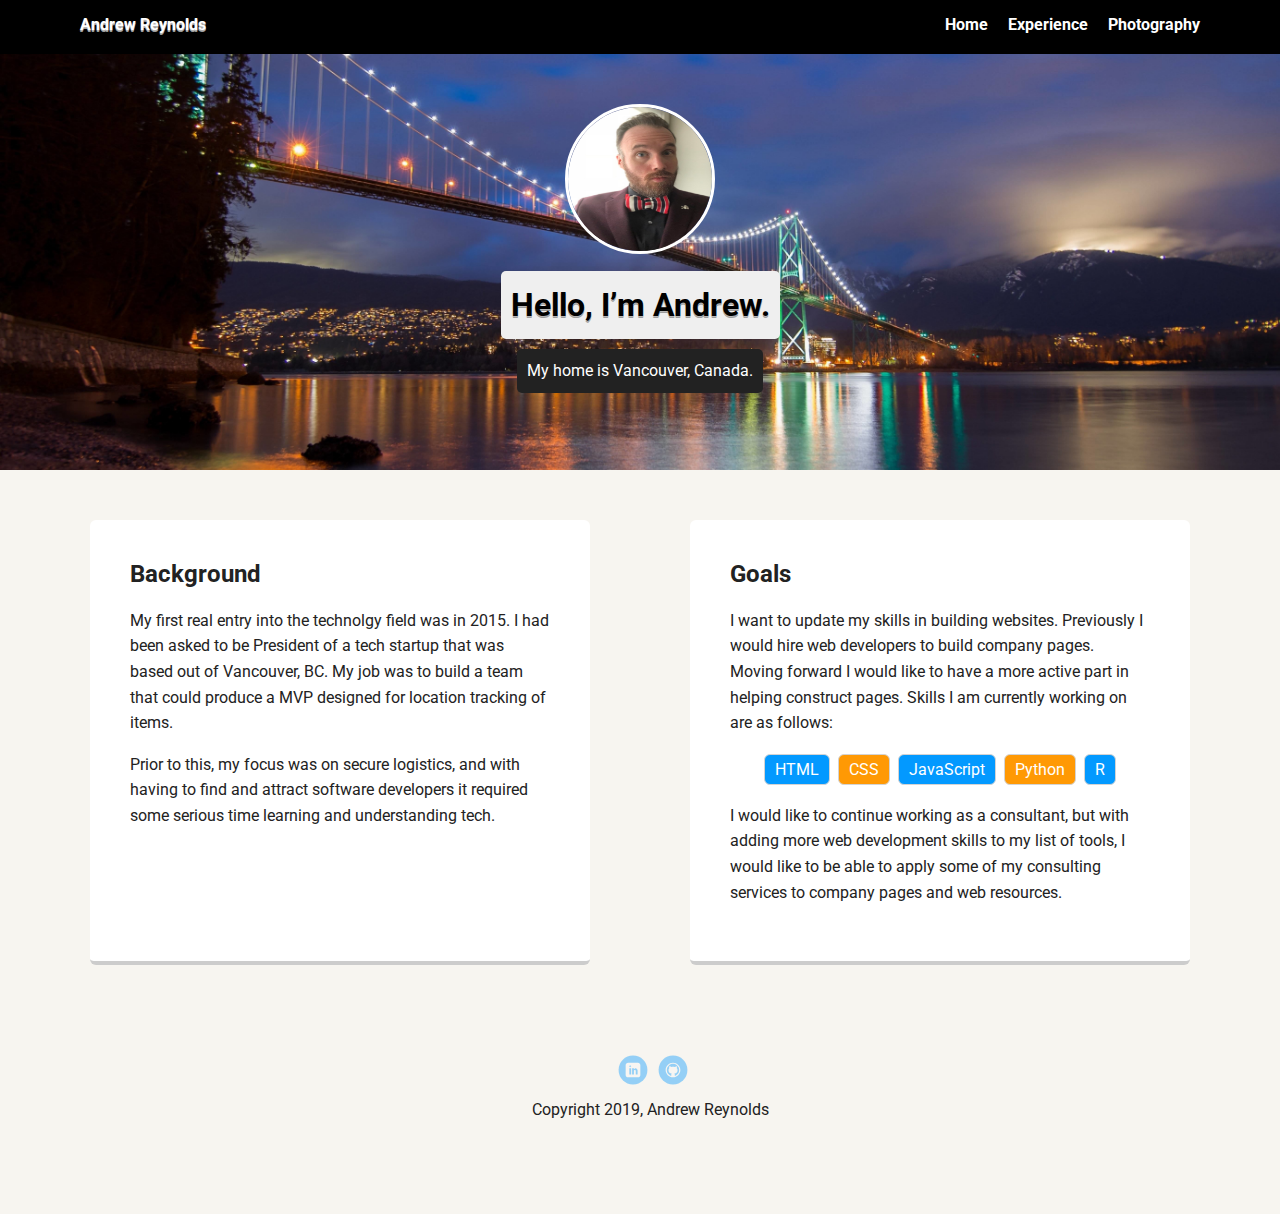
<file: index.html>
<!doctype html>
<html lang="en">
<head>
  <meta charset="utf-8">
  <title>Andrew Reynolds' Profile</title>
  <meta name="viewport" content="width=device-width, initial-scale=1.0">
  <link rel="stylesheet" href="styles.css">
  <link href="https://fonts.googleapis.com/css?family=Muli%7CRoboto:400,300,500,700,900" rel="stylesheet"></head>
  <body>

    <nav class="main-nav">
        <ul class="nav">
          <li class="name">Andrew Reynolds</li>
          <li><a href="index.html">Home</a></li>
          <li><a href="experience.html">Experience</a></li>
          <li><a href="photography.html">Photography</a></li>
        </ul>
      </nav>

    <header>
      <img class="profile-image" src="images/profileimg.jpg" alt="profile image of Andrew Reynolds">
      <h1 class="tag name">Hello, I’m Andrew.</h1>
      <p class="tag location">My home is Vancouver, Canada.</p>
    </header>
    
    <main class="flex">
      <section class="card">
        <h2>Background</h2>
        <p> My first real entry into the technolgy field was in 2015. I had been asked to be President of a tech startup that was based out of Vancouver, BC. My job was to build a team that could produce a MVP designed for location tracking of items. </p>
        <p>Prior to this, my focus was on secure logistics, and with having to find and attract software developers it required some serious time learning and understanding tech. </p>
      </section> 

      <section class="card">
        <h2>Goals</h2>
        <p>I want to update my skills in building websites. Previously I would hire web developers to build company pages. Moving forward I would like to have a more active part in helping construct pages. Skills I am currently working on are as follows:</p>
        <ul class="skills">
          <li>HTML</li>
          <li>CSS</li>
          <li>JavaScript</li>
          <li>Python</li>
          <li>R</li>
        </ul>
        <p>I would like to continue working as a consultant, but with adding more web development skills to my list of tools, I would like to be able to apply some of my consulting services to company pages and web resources. </p>
      </section> 

    </main>
    <footer>
      <ul>
        <li><a href="https://www.linkedin.com/in/nearablecorp/" class="social linkedin">LinkedIn</a></li>
        <li><a href="https://github.com/andrewrey" class="social github">Github</a></li>
      </ul>
      <p class="copyright">Copyright 2019, Andrew Reynolds</p>
    </footer>
  </body>
  </html>
</file>
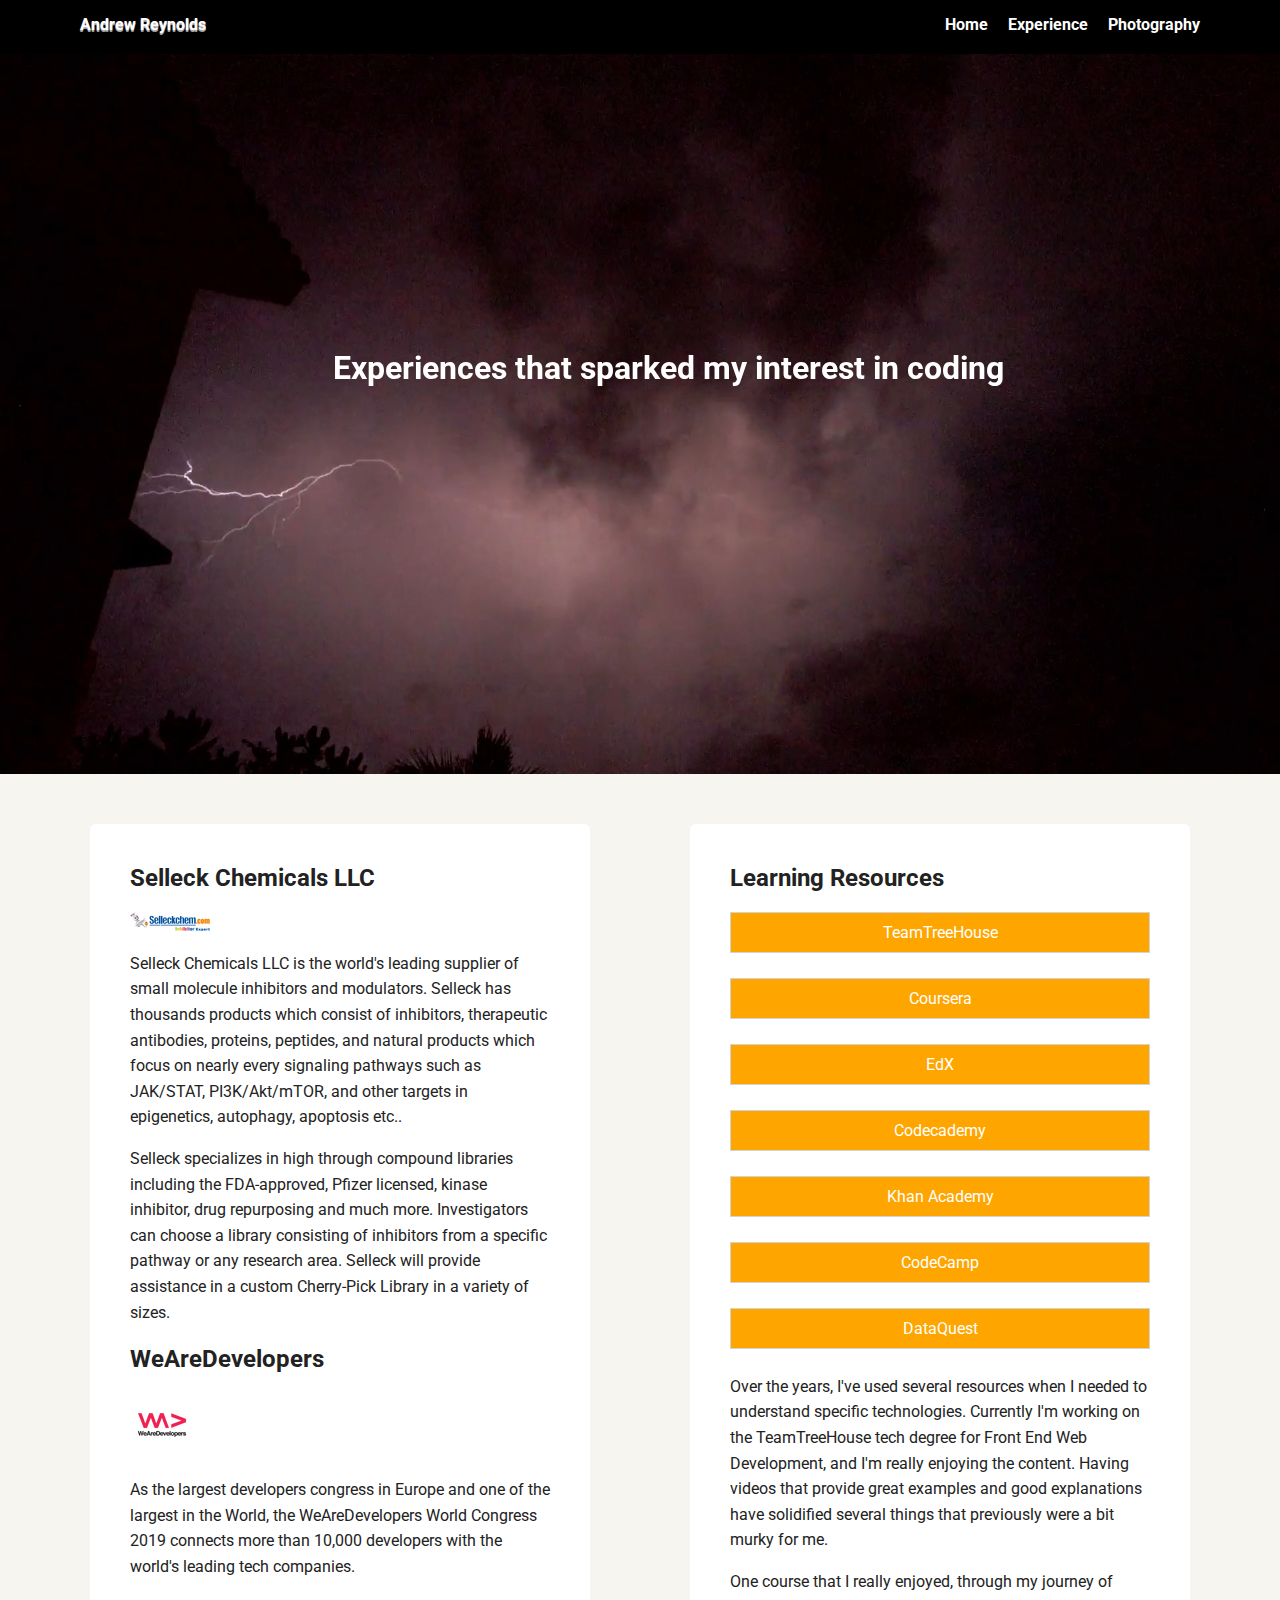
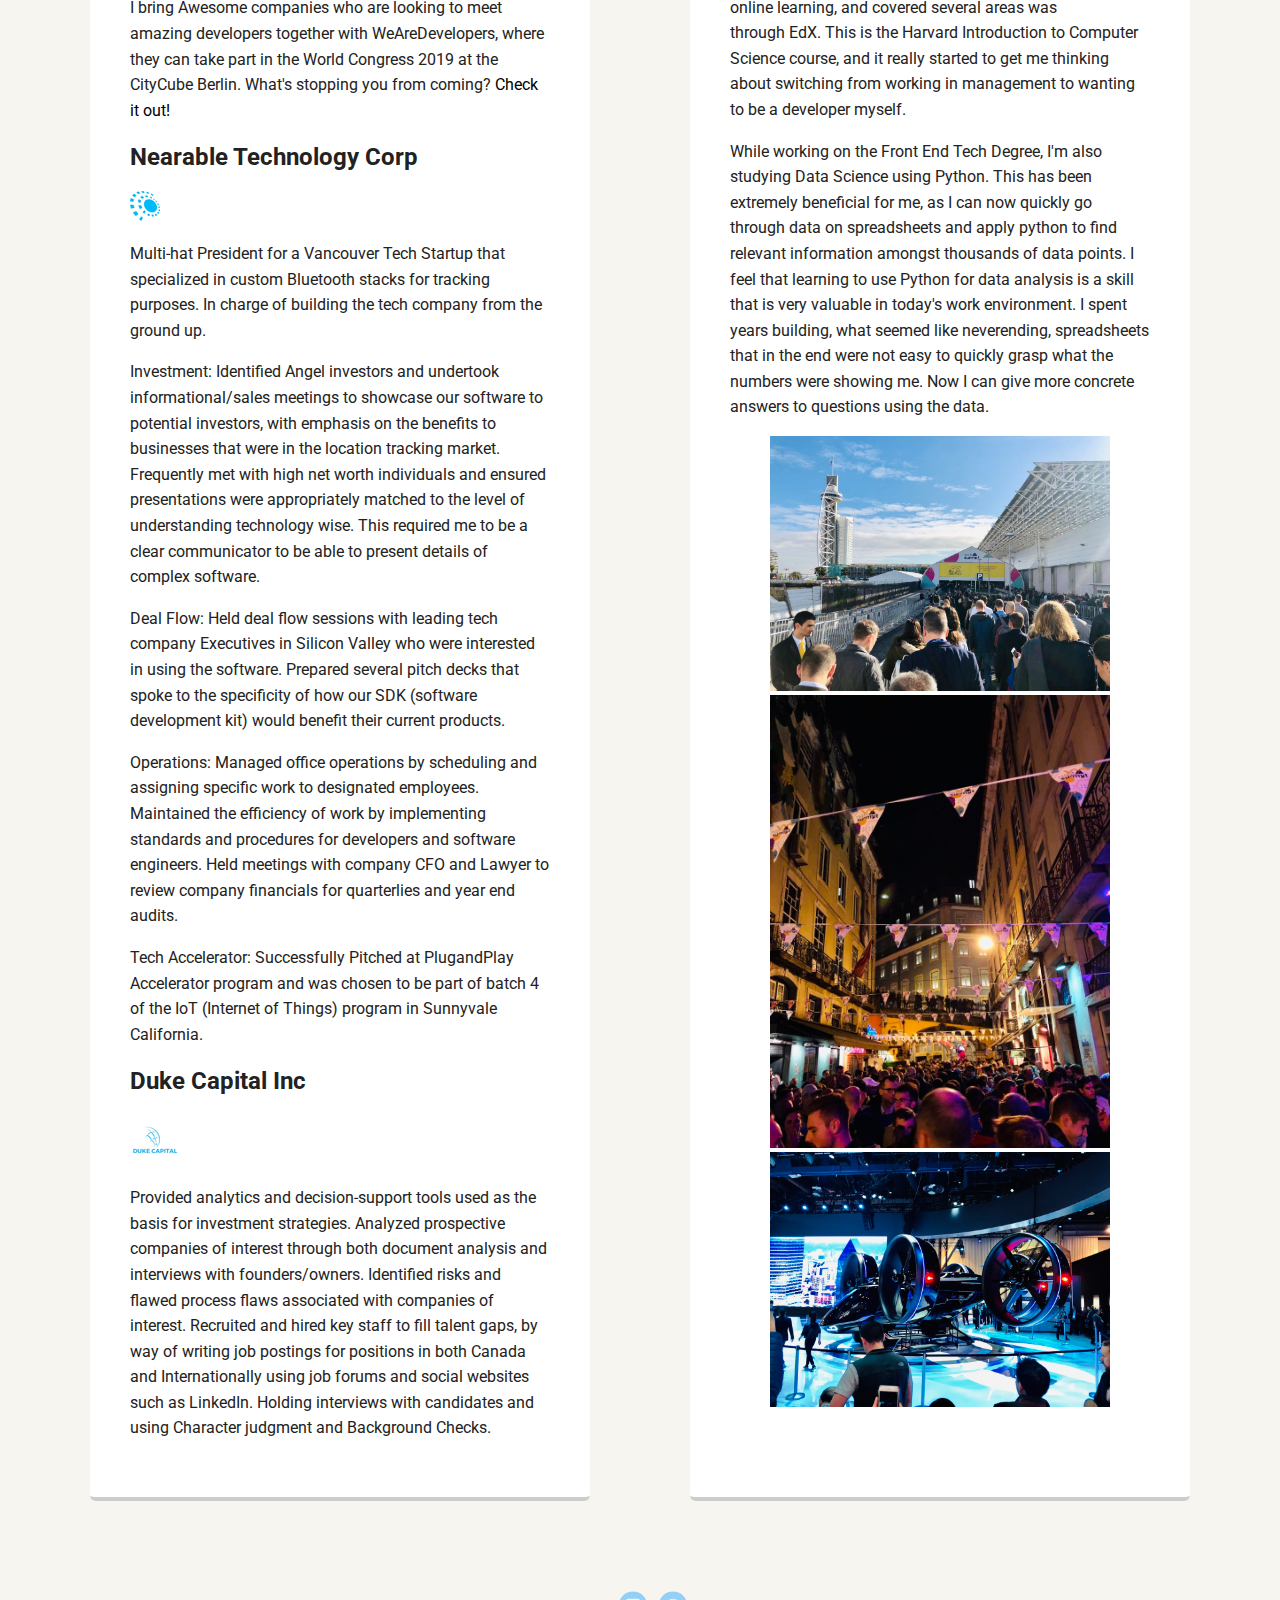
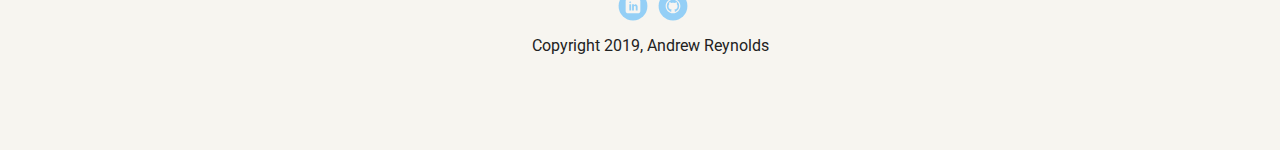
<file: experience.html>
<!DOCTYPE html>
<html lang="en">
<head>
    <meta charset="UTF-8">
    <meta name="viewport" content="width=device-width, initial-scale=1.0">
    <meta http-equiv="X-UA-Compatible" content="ie=edge">
    <title>Andrew's Experience</title>
    <link rel="stylesheet" href="styles.css">
    <link href="https://fonts.googleapis.com/css?family=Muli%7CRoboto:400,300,500,700,900" rel="stylesheet">
</head>

<body>
    <nav class="main-nav">
        <ul class="nav">
            <li class="name">Andrew Reynolds</li>
            <li><a href="index.html">Home</a></li>
            <li><a href="experience.html">Experience</a></li>
            <li><a href="photography.html">Photography</a></li>
        </ul>
    </nav>

    <div class="video-background">
      <video class="vid" autoplay loop muted poster="video/postershot.png">
        <source src="video/lightning.mp4">
          Your browser does not support the video tag.
      </video>
      <h1 class="vid-banner-text">Experiences that sparked my interest in coding</h1>
    </div>



    <main class="flex">
      <section class="card">
        <h2>Selleck Chemicals LLC</h2>
        <img src="images/rsz_selleck_logo.png" alt="Selleck company logo">
        <p> Selleck Chemicals LLC is the world's leading supplier of small molecule inhibitors and modulators. Selleck has thousands products which consist of inhibitors, therapeutic antibodies, proteins, peptides, and natural products which focus on nearly every signaling pathways such as JAK/STAT, PI3K/Akt/mTOR, and other targets in epigenetics, autophagy, apoptosis etc..</p>
        <p>Selleck specializes in high through compound libraries including the FDA-approved, Pfizer licensed, kinase inhibitor, drug repurposing and much more. Investigators can choose a library consisting of inhibitors from a specific pathway or any research area. Selleck will provide assistance in a custom Cherry-Pick Library in a variety of sizes.</p>
        <h2>WeAreDevelopers</h2>
        <img src="images/rsz_wad-logo.png" alt="WeAreDevelopers company logo">
        <p>As the largest developers congress in Europe and one of the largest in
            the World, the WeAreDevelopers World Congress 2019 connects more
            than 10,000 developers with the world's leading tech companies.</p>
        <p>I bring Awesome companies who are looking to meet amazing developers together with WeAreDevelopers, where they can take part in the World Congress 2019 at the CityCube Berlin.
            What's stopping you from coming? <a class="wad" href="https://www.wearedevelopers.com/world-congress/" target="_blank">Check it out!</a></p>
        <h2>Nearable Technology Corp</h2>
        <img src="images/rsz_logo-nearable.png" alt="Nearable company logo" class="company-logo">
        <p>Multi-hat President for a Vancouver Tech Startup that specialized in custom Bluetooth stacks for tracking purposes. In charge of building the tech company from the ground up.</p>
        <p>Investment: Identified Angel investors and undertook informational/sales meetings to showcase our software to potential investors, with emphasis on the benefits to businesses that were in the location tracking market. Frequently met with high net worth individuals and ensured presentations were appropriately matched to the level of understanding technology wise. This required me to be a clear communicator to be able to present details of complex software.</p>
        <p>Deal Flow: Held deal flow sessions with leading tech company Executives in Silicon Valley who were interested in using the software. Prepared several pitch decks that spoke to the specificity of how our SDK (software development kit) would benefit their current products.</p>
        <p>Operations: Managed office operations by scheduling and assigning specific work to designated employees. Maintained the efficiency of work by implementing standards and procedures for developers and software engineers. Held meetings with company CFO and Lawyer to review company financials for quarterlies and year end audits.</p>
        <p>Tech Accelerator: Successfully Pitched at PlugandPlay Accelerator program and was chosen to be part of batch 4 of the IoT (Internet of Things) program in Sunnyvale California.</p>
        <h2>Duke Capital Inc</h2>
        <img src="images/rsz_3duke-logo.png" alt="Duke Capital Inc company logo">
        <p>Provided analytics and decision-support tools used as the basis for investment strategies. Analyzed prospective companies of interest through both document analysis and interviews with founders/owners. Identified risks and flawed process flaws associated with companies of interest. Recruited and hired key staff to fill talent gaps, by way of writing job postings for positions in both Canada and Internationally using job forums and social websites such as LinkedIn. Holding interviews with candidates and using Character judgment and Background Checks.</p>
      </section> 
      <section class="card">
        <h2>Learning Resources</h2>
        <ul class="learning">
          <li><a href="https://teamtreehouse.com/" target="_blank">TeamTreeHouse</a></li>
          <li><a href="https://www.coursera.org/" target="_blank">Coursera</a></li>
          <li><a href="https://www.edx.org/" target="_blank">EdX</a></li>
          <li><a href="https://www.codecademy.com/" target="_blank">Codecademy</a></li>
          <li><a href="https://www.khanacademy.org/" target="_blank">Khan Academy</a></li>
          <li><a href="https://www.datacamp.com/" target="_blank">CodeCamp</a></li>
          <li><a href="https://www.dataquest.io/" target="_blank">DataQuest</a></li>
        </ul>
        <p>Over the years, I've used several resources when I needed to understand specific technologies. Currently I'm working on the TeamTreeHouse tech degree for Front End Web Development, and I'm really enjoying the content. Having videos that provide great examples and good explanations have solidified several things that previously were a bit murky for me.</p>
        <p> One course that I really enjoyed, through my journey of online learning, and covered several areas was <a href="https://www.edx.org/course/cs50s-introduction-to-computer-science" target="_blank">CS50</a> through EdX. This is the Harvard Introduction to Computer Science course, and it really started to get me thinking about switching from working in management to wanting to be a developer myself.</p>
        <p>While working on the Front End Tech Degree, I'm also studying Data Science using Python. This has been extremely beneficial for me, as I can now quickly go through data on spreadsheets and apply python to find relevant information amongst thousands of data points. I feel that learning to use Python for data analysis is a skill that is very valuable in today's work environment. I spent years building, what seemed like neverending, spreadsheets that in the end were not easy to quickly grasp what the numbers were showing me. Now I can give more concrete answers to questions using the data. </p>
        <figure>
          <img class="summit" src="images/websummit.jpg" alt="photo of being inline at websummit 2018">
          <img class="summit" src="images/summit2.jpg" alt="websummit party 2018">
          <img class="summit" src="images/ces2019.jpg" alt="Bell display at CES 2019">
        </figure>
      </section>

    </main>
    <footer>
      <ul>
        <li><a href="https://www.linkedin.com/in/nearablecorp/" class="social linkedin">LinkedIn</a></li>
        <li><a href="https://github.com/andrewrey" class="social github">Github</a></li>
      </ul>
      <p class="copyright">Copyright 2019, Andrew Reynolds</p>
    </footer>        
</body>
</html>
</file>
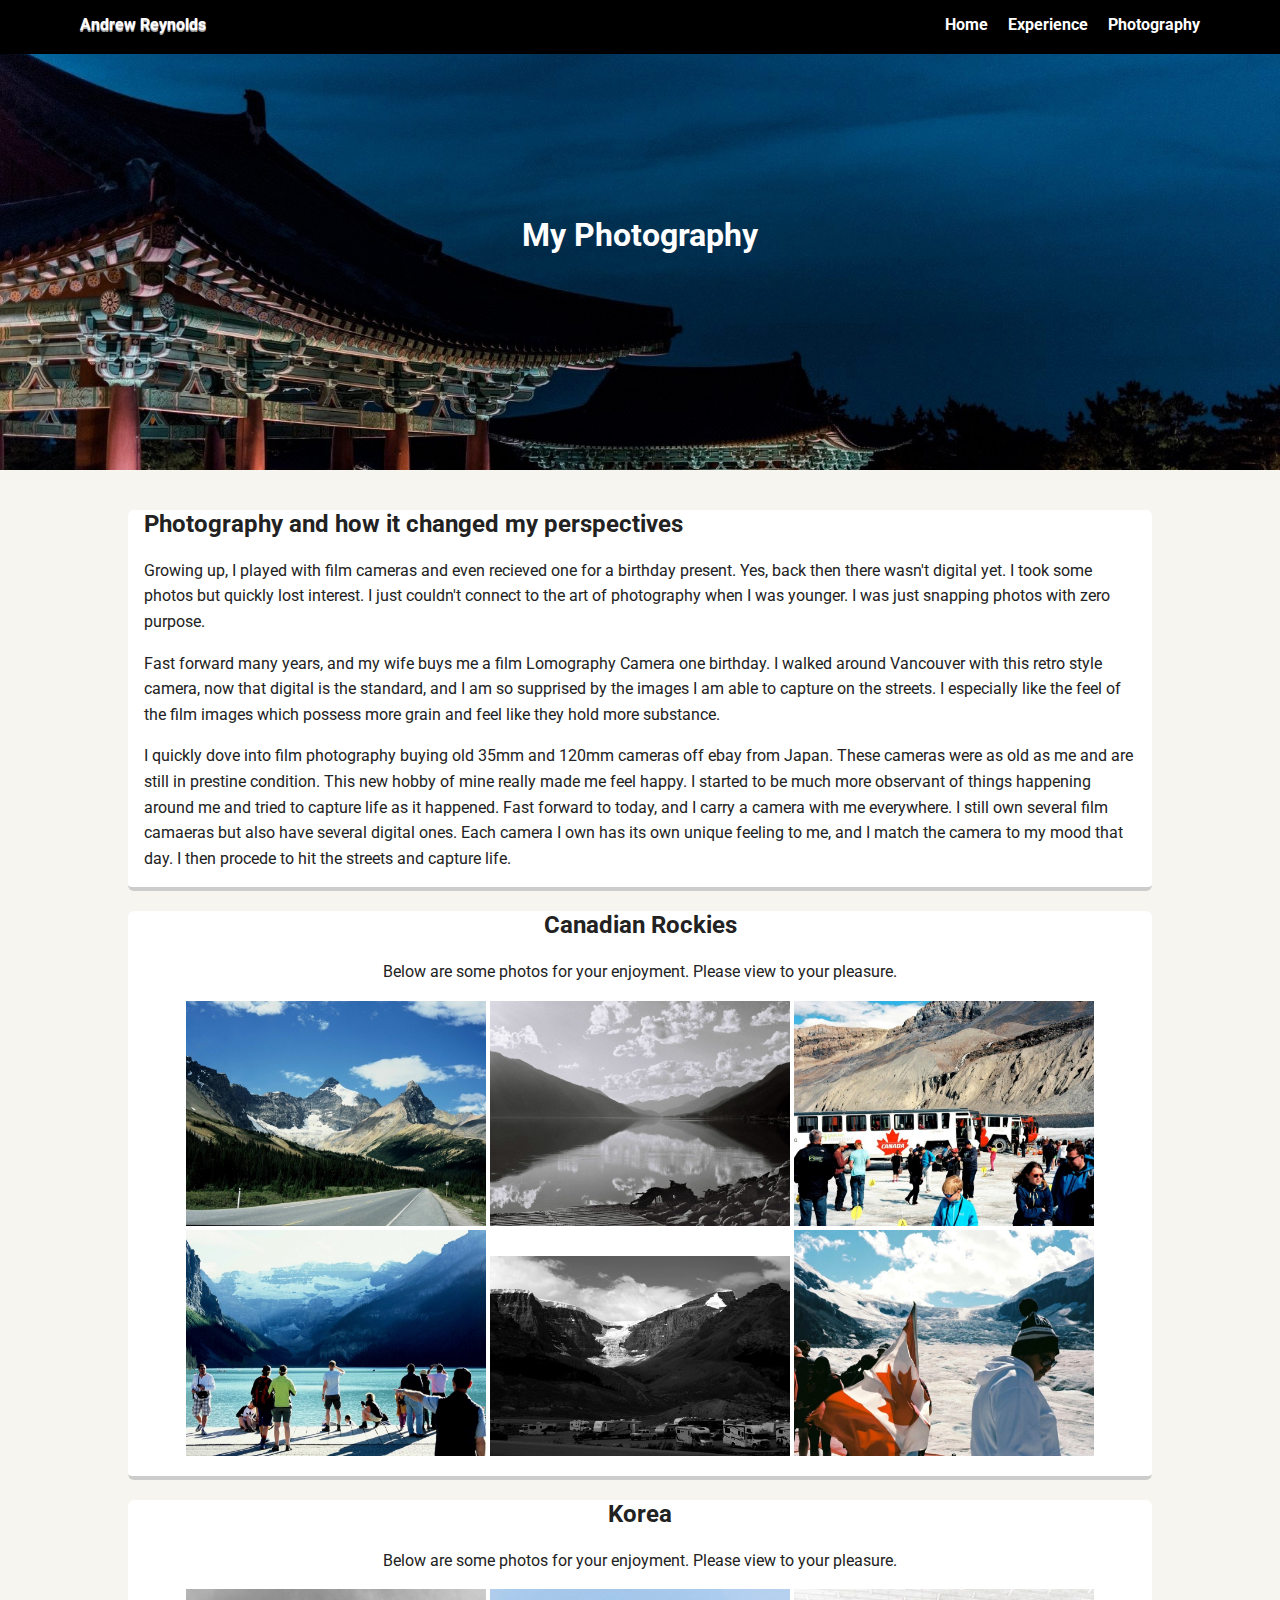
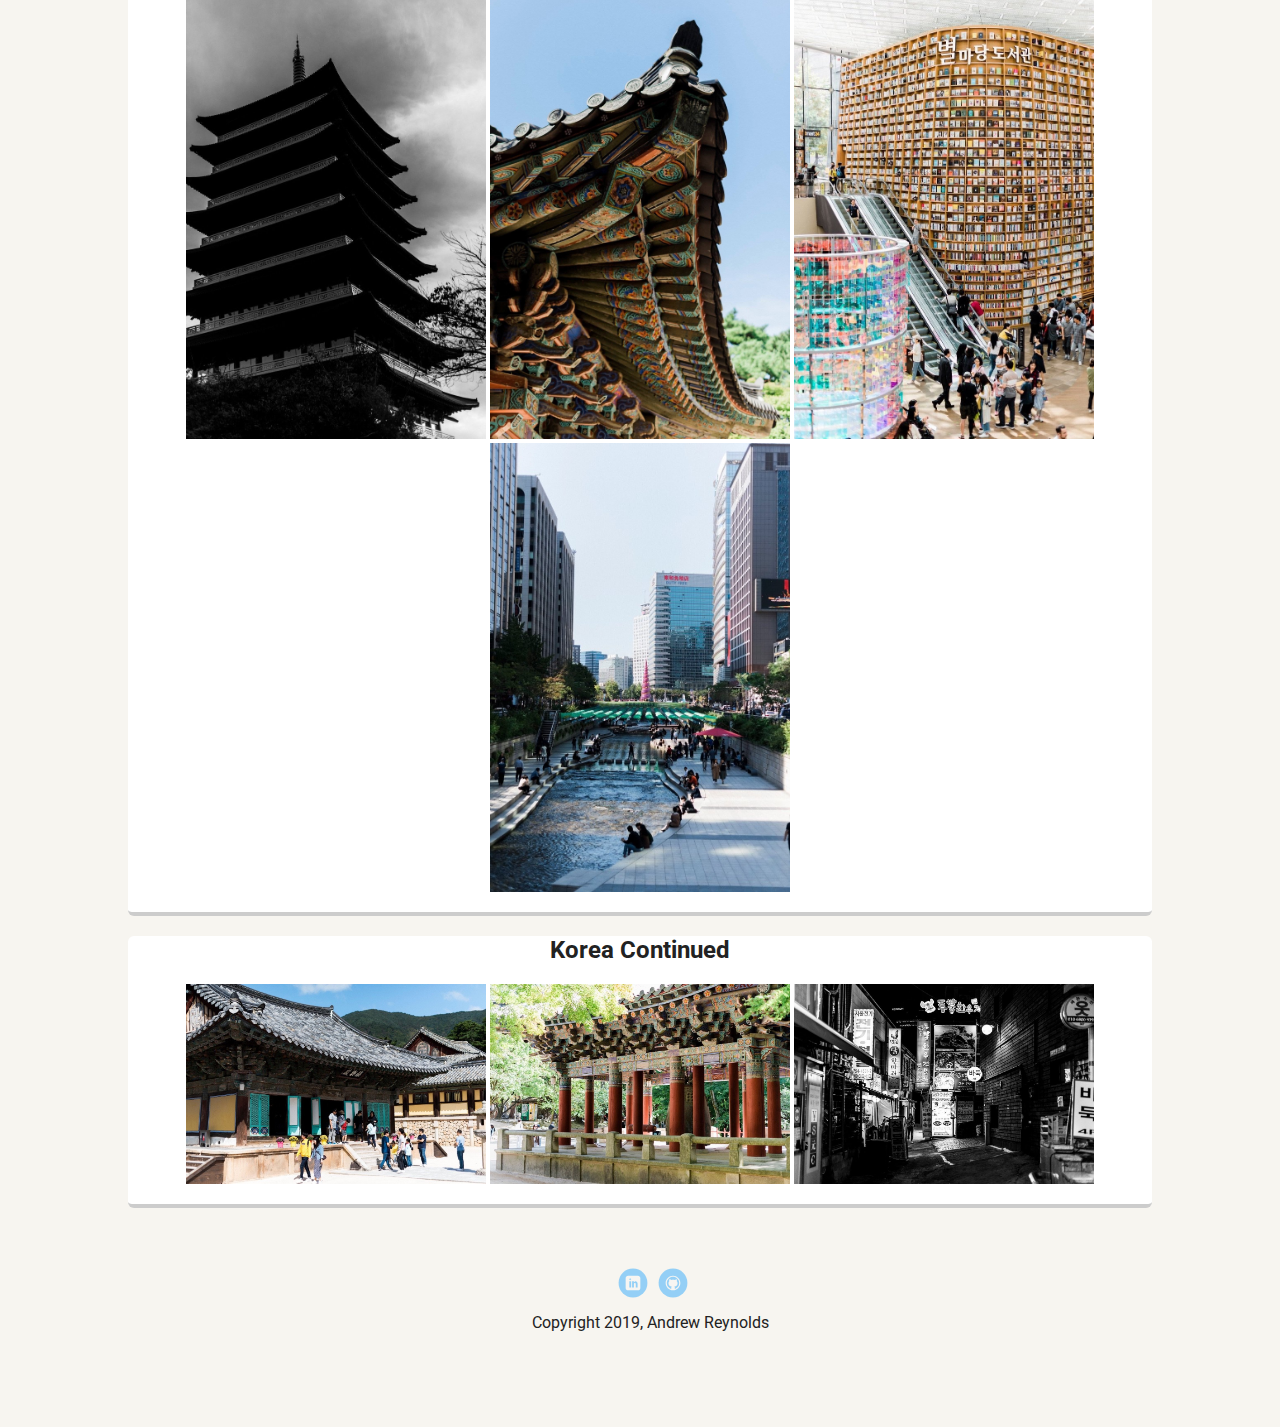
<file: photography.html>
<!DOCTYPE html>
<html lang="en">
<head>
    <meta charset="UTF-8">
    <meta name="viewport" content="width=device-width, initial-scale=1.0">
    <meta http-equiv="X-UA-Compatible" content="ie=edge">
    <title>Andrew's Photography</title>
    <link rel="stylesheet" href="styles.css">
    <link href="https://fonts.googleapis.com/css?family=Muli%7CRoboto:400,300,500,700,900" rel="stylesheet">
  </head>


<body>
  <nav class="main-nav">
        <ul class="nav">
          <li class="name">Andrew Reynolds</li>
          <li><a href="index.html">Home</a></li>
          <li><a href="experience.html">Experience</a></li>
          <li><a href="photography.html">Photography</a></li>
        </ul>
    </nav> 

    <header class="photography-banner">
      <h1>My Photography</h1>
    </header>
    
    <main class="container">
        <section class="photo-card intro">
          <h2>Photography and how it changed my perspectives</h2>
          <p>Growing up, I played with film cameras and even recieved one for a birthday present. Yes, back then there wasn't digital yet. I took some photos but quickly lost interest. I just couldn't connect to the art of photography when I was younger. I was just snapping photos with zero purpose.</p>
          <p>Fast forward many years, and my wife buys me a film Lomography Camera one birthday. I walked around Vancouver with this retro style camera, now that digital is the standard, and I am so supprised by the images I am able to capture on the streets. I especially like the feel of the film images which possess more grain and feel like they hold more substance.</p>
          <p> I quickly dove into film photography buying old 35mm and 120mm cameras off ebay from Japan. These cameras were as old as me and are still in prestine condition. This new hobby of mine really made me feel happy. I started to be much more observant of things happening around me and tried to capture life as it happened. Fast forward to today, and I carry a camera with me everywhere. I still own several film camaeras but also have several digital ones. Each camera I own has its own unique feeling to me, and I match the camera to my mood that day. I then procede to hit the streets and capture life.</p>
        </section> 
  
        <section class="photo-card">
          <h2>Canadian Rockies</h2>
          <p>Below are some photos for your enjoyment. Please view to your pleasure.</p>
          <figure class="images">
            <img src="images/Rockies1.jpg" alt="Canadian Rocky Mountains">
            <img src="images/Rockies2.jpg" alt="black and white image of lake in the rockies">
            <img src="images/Rockies3.jpg" alt="Picture of Glacier bus at top of glacier">
            <img src="images/Rockies4.jpg" alt="Picture of Moraine lake">
            <img src="images/Rockies5.jpg" alt="black and white image of glacier in canadian rockies">
            <img src="images/Rockies6.jpg" alt="image of canadian flag ontop of glacier in rockies">
          </figure>
        </section>
        
        <section class="photo-card">
          <h2>Korea</h2>
          <p>Below are some photos for your enjoyment. Please view to your pleasure.</p>
          <figure class="images">
            <img src="images/Korea1.jpg" alt="photo of tower in Gyeongju">
            <img src="images/Korea2.jpg"  alt="corner of temple roof">
            <img src="images/Korea5.jpg" alt="libary in Seoul Korea">
            <img src="images/Korea7.jpg" alt="nigh scene in Seoul Korea">
          </figure>
        </section>
        <section class="photo-card">
          <h2>Korea Continued</h2>
          <figure class="images">
            <img src="images/Korea3.jpg" alt="Temple in Gyeongju">
            <img src="images/Korea4.jpg" alt="Temple Gong Bell in Gyeongju">
            <img src="images/Korea6.jpg" alt="Night scene of street in Seoul">
          </figure>
        </section> 
  
      </main>
      <footer>
        <ul>
          <li><a href="https://www.linkedin.com/in/nearablecorp/" class="social linkedin">LinkedIn</a></li>
          <li><a href="https://github.com/andrewrey" class="social github">Github</a></li>
        </ul>
        <p class="copyright">Copyright 2019, Andrew Reynolds</p>
      </footer>
</body>
</html>
</file>
<file: styles.css>
/* Global Layout Set-up */
* { 
  box-sizing: border-box;
}
  
body {
  margin: 0;
  padding: 0;
  text-align: center;
  font-family: 'Roboto', sans-serif;
  color: #222;
  background: #f7f5f0;
}
/* Link Styles */

a {
  text-decoration: none;
  color: white;
}

a:visited {
  color: white;
}
a:hover {
  color: #6633ff;
}


/* Section Styles */

.vid {
  display: block;
  width: 100%;
  height: auto; 
}
.vid-banner-text{
 color: white;
 position: absolute;
 top: 50%; 
 left: 50%;
 margin-left: -306.78px;
 margin-top: -38px;
}

.video-background{
  position: relative;
  padding-top: 54px;
}
.main-nav {
  width: 100%;
  background: black;
  min-height: 30px;
  padding: 10px;
  position: fixed;
  text-align: center;
  z-index: 1000;
}
.nav {
  display: flex;
  justify-content: space-around;
  font-weight: 700;
  list-style-type: none;
  margin: 0 auto;
  padding: 0;
}

.nav .name {
    display: block;
    margin-right: auto;
    color: white;
}


.name {
  text-shadow: 0 1px 1px #bbb,
  0 2px 0 #999;
  transition: all 1s;
}

.name:hover {
  text-shadow: 0 3px 0 #888, 
  0 4px 0 #777, 
  0 5px 0 #666, 
  0 6px 0 #555, 
  0 7px 0 #444, 
  0 8px 0 #333, 
  0 9px 7px #302314;
}
.nav li {
  padding: 5px 10px 10px 10px;
}
.nav a {
  transition: all .5s;
}
.nav a:hover {
  color: white
}

.photography-banner {
  padding-top: 54px;
  background: url('images/rsz_img_0024.jpg');
  background-size: cover;
  min-height: 470px;
  position: relative;
  
}

.photography-banner h1 {
  color: white;
  display: inline-block;
  position: absolute;
  top: 50%;
  left: 50%;
  margin-top: -24px;
  margin-left: -117.875px;
}

header {
  text-align: center;
  background: url('images/lions-gate.jpg') no-repeat top center ;
  background-size: cover;
  overflow: hidden;
  padding-top: 54px;
}
header {
  line-height: 1.5;
}
header .profile-image {
  margin-top: 50px;
  width: 150px;
  height: 150px;
  border-radius: 50%;
  border: 3px solid white;
  transition: all .5s;
  display: inline-block;
}
header .profile-image:hover {
  transform: scale(1.5) rotate(360deg);
  background: url("images/profileskull.jpg");
  background-size: cover;
  background-position: center;
  margin-top: 50px;
  width: 0;
  height: 0;
  padding: 75px;
  border-radius: 50%;
  border: 3px solid red;

}
.tag {
  background-color: #efefef;
  color: black;
  padding: 10px;
  border-radius: 5px;
  display: table;
  margin: 10px auto;
} 
.location {
  background-color: #222;
  color:white;
}
.card {
  margin: 30px;
  padding: 20px 40px 40px;
  max-width: 500px;
  text-align: left;
  background: #fff;
  border-bottom: 4px solid #ccc;
  border-radius: 6px;
  transition: all .5s;
}
.card:hover {
  border-color: green;
}

.card:last-child:hover {
  border-color: red;
}

.card li {
  text-align: center;
  list-style-type: none;
  margin-bottom: 25px;
  padding: 10px;
  border: 1px solid lightgray;
  background: orange;
}

.photo-card {
  border-bottom: 4px solid #ccc;
  border-radius: 6px;
  transition: all .5s;
  text-align: left;
  background: #fff;
  padding-left: 1em;
  padding-right: 1em;
}

.photo-card:hover {
  border-color: red;
}
.learning a {
  display: block;
}
ul {
  margin: 0;
  padding: 0;
}

ul.skills {
  padding: 0;
  text-align: center;
}

.skills li {
  border-radius: 6px;
  display: inline-block;
  background: #ff9904;
  color: white;
  padding: 5px 10px;
  margin: 2px;
}

.skills li:nth-child(odd) {
  background: #0399ff;
}

footer {
  width: 100%;
  min-height: 30px;
  padding: 20px 0 40px 20px;
}

footer .copyright {
  top: -8px;
  font-size: .75em;
}

footer ul {
  list-style-type: none;
  margin: 0;
  padding: 0;
}

footer ul li {
  display: inline-block;
}

a.social {
  display: inline-block;
  text-indent: -9999px;
  margin-left: 5px;
  width: 30px;
  height: 30px;
  background-size: 30px 30px;
  opacity: .4;
  transition: all .5s;
}
a.twitter {
  background-image: url(images/twitter.svg);
}
a.linkedin {
  background-image: url(images/linkedin.svg);
}
a.github {
  background-image: url(images/github.svg);
}
a.social:hover {
  opacity: 1;
}
.clearfix {
  clear: both;
}


/* Elements */
.images img {
  width: 100%;
  transition: all .5s;
}

.card .summit {
  width: 100%;
}
.intro h2,
.intro p {
  text-align: left;
}
.wad {
  color: black;
}
.wad:visited {
  color: black;
}
.wad:hover {
  color: #6633ff;
}
/* Styles for larger screens */
@media screen and (min-width: 720px) {
  
  .images img:hover {
    transform: scale(1.5)
  }

  .images img {
    display: inline-block;
    max-width: 300px;
  }
  .photo-card {
    text-align: center;
  }
  .container {
    width: 80%;
    max-width: 1100px;
    margin: 0 auto;

  }
  .flex {
      display: -ms-flexbox;      /* TWEENER - IE 10 */
      display: flex; 
      max-width: 1200px;
      -ms-flex-pack: distribute;
      justify-content: space-around;
      margin: 0 auto;
  }

  header {
    min-height: 470px;
  }

  .nav {
    max-width: 1200px;
    padding: 0 30px;
  }


  main {
    padding-top: 20px;
  }

  main p {
    line-height: 1.6em;
  }

  footer {
    font-size: 1.3em;
    max-width: 1200px;
    margin: 40px auto;
  }

}
</file>
